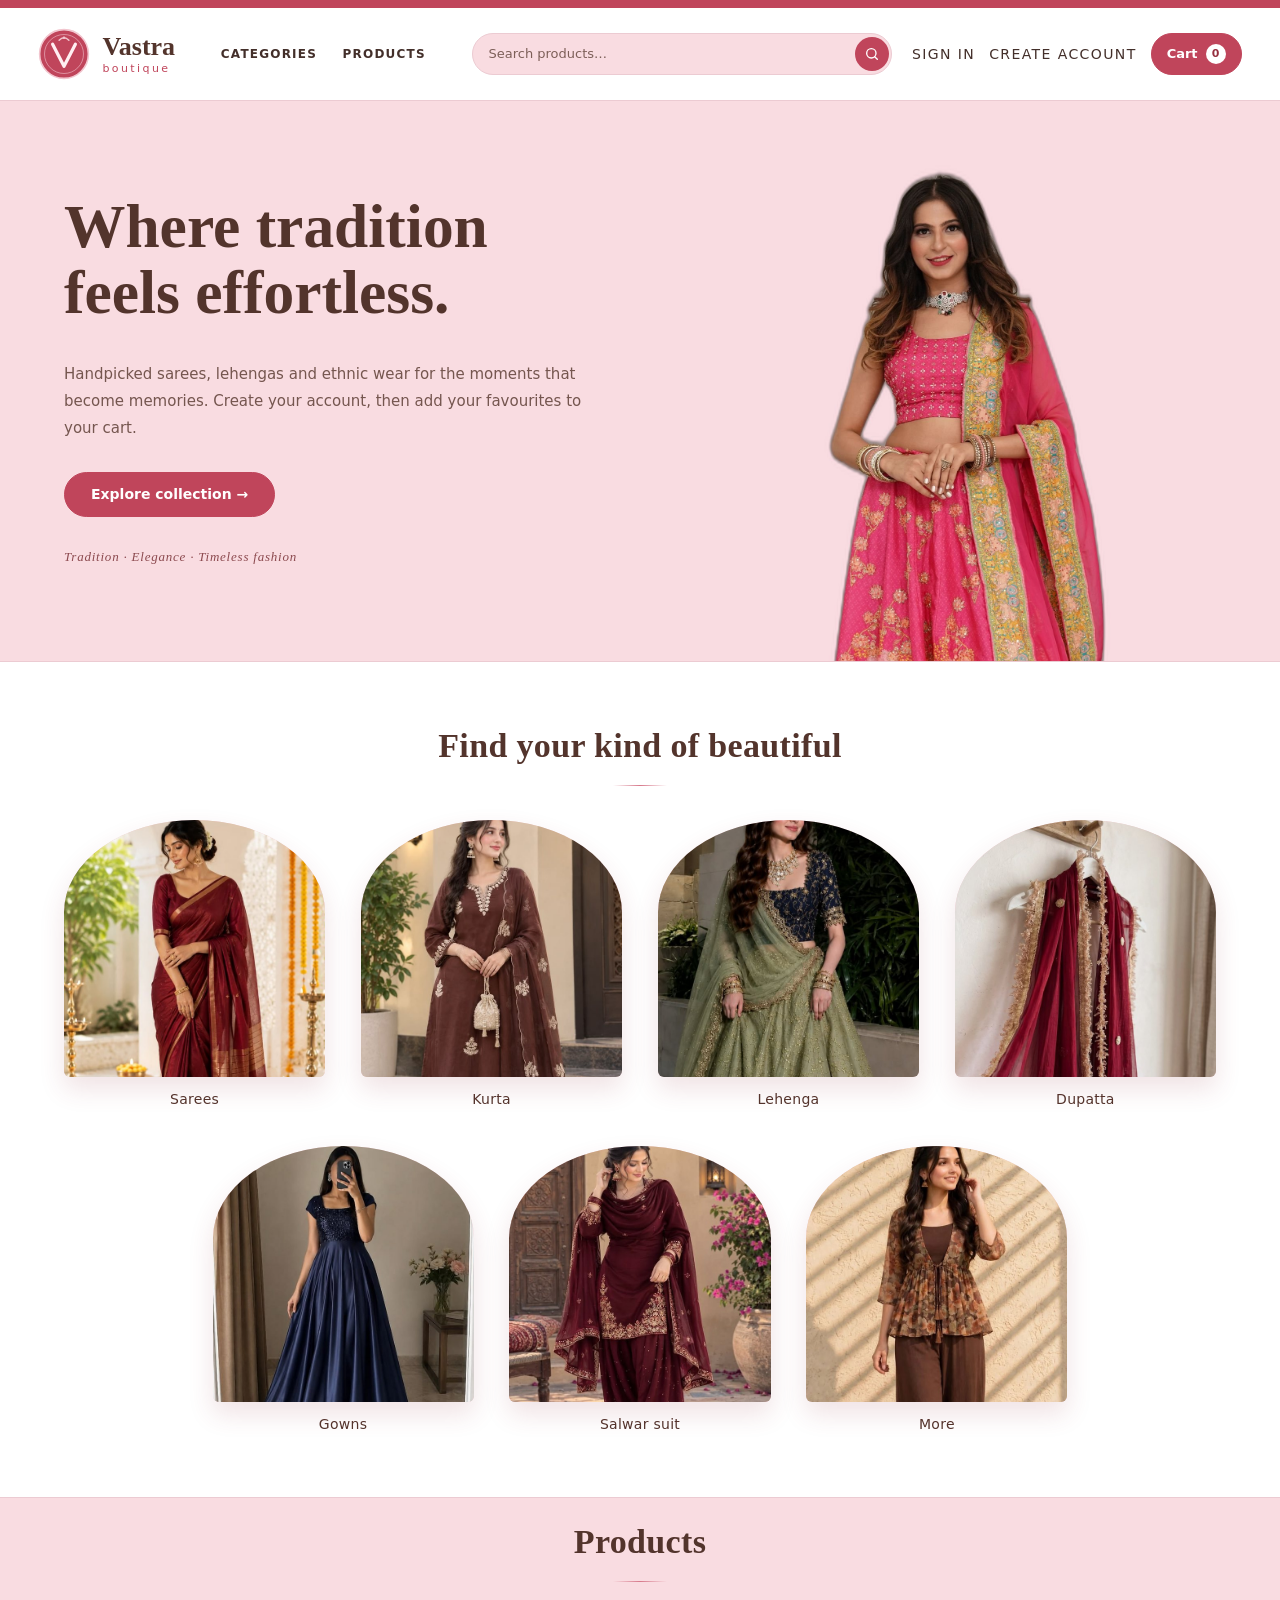
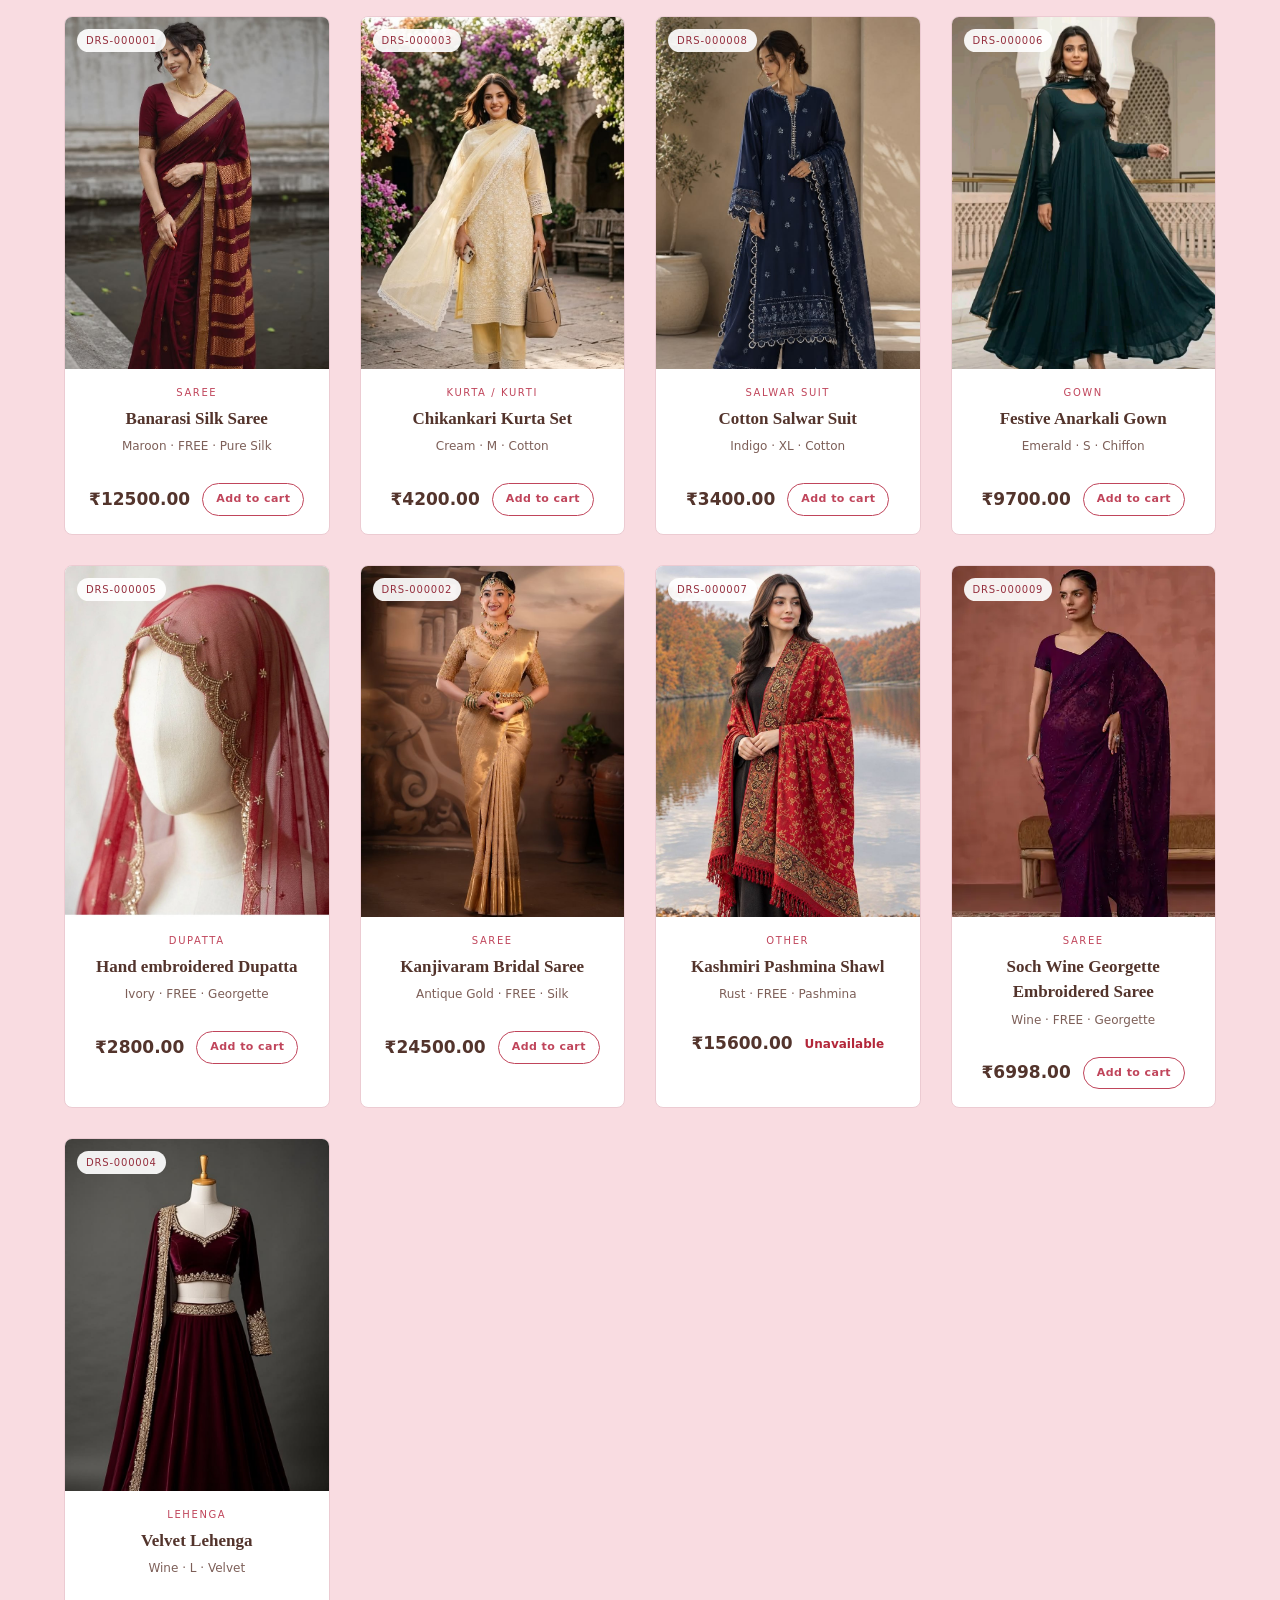
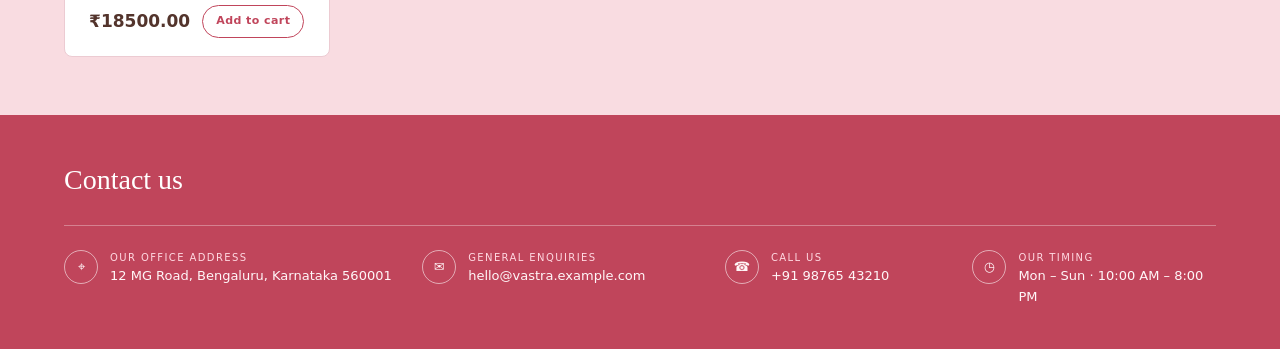
<file: index.html>
<!DOCTYPE html>
<html lang="en">
<head>
  <meta charset="utf-8">
  <meta name="viewport" content="width=device-width, initial-scale=1">
  <title>Vastra · Traditional Elegance</title>
  <meta name="description" content="Vastra — a boutique collection of sarees, lehengas, kurtas and timeless ethnic wear.">
  <link rel="icon" type="image/svg+xml" href="docs/assets/boutique/img/favicon.svg">
  <link rel="stylesheet" href="docs/assets/boutique/css/app.css?v=2">
  <link rel="stylesheet" href="docs/assets/boutique/css/storefront.css?v=7">
<link rel="stylesheet" href="docs/assets/static-preview.css?v=4">
</head>
<body class="storefront-page">
  <header class="store-header">
    <div class="store-header-main">
      <a class="store-brand" href="/">
        <img class="brand-logo" src="docs/assets/boutique/img/vastra-logo.svg" alt="" width="52" height="52">
        <span class="brand-words"><strong>Vastra</strong><small>boutique</small></span>
      </a>

      <nav class="store-nav" aria-label="Main navigation">
        <a href="/#categories">Categories</a>
        <a href="/#products">Products</a>
      </nav>

      <div class="store-search">
        <form class="store-search-form" data-static-search method="get" action="/#products" role="search">
          
          <label class="sr-only" for="store-search">Search the collection</label>
          <input id="store-search" type="search" name="q" value=""
                 placeholder="Search products…" autocomplete="off">
          <button type="submit" class="store-search-submit" aria-label="Search">
            <svg width="16" height="16" viewBox="0 0 24 24" fill="none" stroke="currentColor"
                 stroke-width="2" stroke-linecap="round" aria-hidden="true">
              <circle cx="11" cy="11" r="7"></circle>
              <path d="m20 20-4-4"></path>
            </svg>
          </button>
        </form>
          <a class="store-search-clear" href="#products" data-clear-search hidden>Clear</a>
        
      </div>

      <div class="store-actions">
          <button type="button" class="store-link link-button" data-header-login data-open-login>Sign in</button>
          <button type="button" class="store-link link-button" data-header-signup data-open-signup>Create account</button>
          <span class="account-chip" data-account-chip hidden></span>
          <button type="button" class="store-link link-button" data-logout hidden>Sign out</button>
          <button type="button" class="cart-button" data-open-cart>
          Cart <span class="cart-count" data-cart-count>0</span>
        </button>
      </div>
    </div>
  </header>

  

  <main>
    <section class="store-hero">
      <div class="store-hero-copy">
        <h1>Where tradition<br>feels effortless.</h1>
        <p class="store-hero-lead">
          Handpicked sarees, lehengas and ethnic wear for the moments that
          become memories. Create your account, then add your favourites to your cart.
        </p>
        <div class="store-hero-actions">
          <a class="store-btn primary" href="#products">Explore collection →</a>
        </div>
        <p class="hero-tagline">Tradition · Elegance · Timeless fashion</p>
      </div>
      <div class="store-hero-media">
        <img src="docs/assets/boutique/img/hero-model.jpg"
             alt="Model wearing a handpicked ethnic ensemble from Vastra"
             width="1600" height="2400">
      </div>
    </section>

    <section class="category-section" id="categories">
      <div class="category-inner">
        <div class="section-intro">
          <div><h2>Find your kind of beautiful</h2></div>
        </div>
        <div class="category-arches">
          
            <a class="category-arch "
               href="#products" data-category="SAREE">
              <span class="category-thumb">
                <img src="docs/assets/boutique/img/categories/saree.jpg" alt="Sarees"
                     width="640" height="800" loading="lazy">
              </span>
              <strong>Sarees</strong>
            </a>
          
            <a class="category-arch "
               href="#products" data-category="KURTA">
              <span class="category-thumb">
                <img src="docs/assets/boutique/img/categories/kurta.jpg" alt="Kurta"
                     width="640" height="800" loading="lazy">
              </span>
              <strong>Kurta</strong>
            </a>
          
            <a class="category-arch "
               href="#products" data-category="LEHENGA">
              <span class="category-thumb">
                <img src="docs/assets/boutique/img/categories/lehenga.jpg" alt="Lehenga"
                     width="640" height="800" loading="lazy">
              </span>
              <strong>Lehenga</strong>
            </a>
          
            <a class="category-arch "
               href="#products" data-category="DUPATTA">
              <span class="category-thumb">
                <img src="docs/assets/boutique/img/categories/dupatta.jpg" alt="Dupatta"
                     width="640" height="800" loading="lazy">
              </span>
              <strong>Dupatta</strong>
            </a>
          
            <a class="category-arch "
               href="#products" data-category="GOWN">
              <span class="category-thumb">
                <img src="docs/assets/boutique/img/categories/gown.jpg" alt="Gowns"
                     width="640" height="800" loading="lazy">
              </span>
              <strong>Gowns</strong>
            </a>
          
            <a class="category-arch "
               href="#products" data-category="SALWAR_SUIT">
              <span class="category-thumb">
                <img src="docs/assets/boutique/img/categories/salwar-suit.jpg" alt="Salwar suit"
                     width="640" height="800" loading="lazy">
              </span>
              <strong>Salwar suit</strong>
            </a>
          
            <a class="category-arch "
               href="#products" data-category="OTHER">
              <span class="category-thumb">
                <img src="docs/assets/boutique/img/categories/more.jpg" alt="More"
                     width="640" height="800" loading="lazy">
              </span>
              <strong>More</strong>
            </a>
          
        </div>
      </div>
    </section>

    <section class="product-section" id="products">
      <div class="section-intro">
        <div>
          <h2>
            
              Products
            
          </h2>
        </div>
      </div>

      
        <div class="product-grid" id="static-product-results">

          
        </div>
      
    </section>
  </main>

  <footer class="store-footer" id="contact">
    <div class="footer-inner">
      <h2 class="footer-heading">Contact us</h2>
      <div class="footer-contact">
        <div class="footer-item">
          <span class="footer-icon">⌖</span>
          <div>
            <small>Our office address</small>
            <span>12 MG Road, Bengaluru, Karnataka 560001</span>
          </div>
        </div>
        <div class="footer-item">
          <span class="footer-icon">✉</span>
          <div>
            <small>General enquiries</small>
            <a href="mailto:hello@vastra.example.com">hello@vastra.example.com</a>
          </div>
        </div>
        <div class="footer-item">
          <span class="footer-icon">☎</span>
          <div>
            <small>Call us</small>
            <a href="tel:91-98765-43210">+91 98765 43210</a>
          </div>
        </div>
        <div class="footer-item">
          <span class="footer-icon">◷</span>
          <div>
            <small>Our timing</small>
            <span>Mon – Sun · 10:00 AM – 8:00 PM</span>
          </div>
        </div>
      </div>
    </div>
  </footer>

  <div class="drawer-scrim" id="cart-scrim" hidden></div>
  <aside class="cart-drawer" id="cart-drawer" aria-label="Shopping cart" hidden>
    <div class="cart-head">
      <h2>Your cart</h2>
      <button type="button" class="modal-close" data-close-cart aria-label="Close">×</button>
    </div>
    <div class="cart-body" data-cart-body></div>
    <div class="cart-foot">
      <div class="cart-total"><span>Total</span><strong data-cart-total>₹0.00</strong></div>
      <p class="cart-hint">Your cart is saved to your account. The boutique will confirm stock when you get in touch.</p>
      <button type="button" class="store-btn primary full" data-cart-cta data-open-login>Sign in to add items</button>
    </div>
  </aside>

  <script src="docs/assets/boutique/js/storefront.js?v=2"></script>
<script id="vastra-static-data" type="application/json">{"products": [{"code": "DRS-000001", "name": "Banarasi Silk Saree", "category": "SAREE", "categoryLabel": "Saree", "size": "FREE", "color": "Maroon", "fabric": "Pure Silk", "price": "12500.00", "stock": 6, "description": "Handpicked banarasi silk saree from the Vastra collection.", "available": true, "image": "docs/assets/product-images/dresses/2026/11/banarasi-silk-saree.jpg"}, {"code": "DRS-000003", "name": "Chikankari Kurta Set", "category": "KURTA", "categoryLabel": "Kurta / Kurti", "size": "M", "color": "Cream", "fabric": "Cotton", "price": "4200.00", "stock": 2, "description": "Handpicked chikankari kurta set from the Vastra collection.", "available": true, "image": "docs/assets/product-images/dresses/2026/11/chikankari-kurta-set.jpg"}, {"code": "DRS-000008", "name": "Cotton Salwar Suit", "category": "SALWAR_SUIT", "categoryLabel": "Salwar Suit", "size": "XL", "color": "Indigo", "fabric": "Cotton", "price": "3400.00", "stock": 7, "description": "Handpicked cotton salwar suit from the Vastra collection.", "available": true, "image": "docs/assets/product-images/dresses/2026/11/cotton-salwar-suit.jpg"}, {"code": "DRS-000006", "name": "Festive Anarkali Gown", "category": "GOWN", "categoryLabel": "Gown", "size": "S", "color": "Emerald", "fabric": "Chiffon", "price": "9700.00", "stock": 2, "description": "Handpicked festive anarkali gown from the Vastra collection.", "available": true, "image": "docs/assets/product-images/dresses/2026/11/festive-anarkali-gown.jpg"}, {"code": "DRS-000005", "name": "Hand embroidered Dupatta", "category": "DUPATTA", "categoryLabel": "Dupatta", "size": "FREE", "color": "Ivory", "fabric": "Georgette", "price": "2800.00", "stock": 3, "description": "Handpicked hand embroidered dupatta from the Vastra collection.", "available": true, "image": "docs/assets/product-images/dresses/2026/11/hand-embroidered-dupatta.jpg"}, {"code": "DRS-000002", "name": "Kanjivaram Bridal Saree", "category": "SAREE", "categoryLabel": "Saree", "size": "FREE", "color": "Antique Gold", "fabric": "Silk", "price": "24500.00", "stock": 3, "description": "Handpicked kanjivaram bridal saree from the Vastra collection.", "available": true, "image": "docs/assets/product-images/dresses/2026/11/kanjivaram-bridal-saree.jpg"}, {"code": "DRS-000007", "name": "Kashmiri Pashmina Shawl", "category": "OTHER", "categoryLabel": "Other", "size": "FREE", "color": "Rust", "fabric": "Pashmina", "price": "15600.00", "stock": 0, "description": "Handpicked kashmiri pashmina shawl from the Vastra collection.", "available": false, "image": "docs/assets/product-images/dresses/2026/11/kashmiri-pashmina-shawl.jpg"}, {"code": "DRS-000009", "name": "Soch Wine Georgette Embroidered Saree", "category": "SAREE", "categoryLabel": "Saree", "size": "FREE", "color": "Wine", "fabric": "Georgette", "price": "6998.00", "stock": 2, "description": "Flowing evening-wear georgette saree detailed with intricate embroidery and stone embellishments.", "available": true, "image": "docs/assets/product-images/dresses/2026/11/saree5.webp"}, {"code": "DRS-000004", "name": "Velvet Lehenga", "category": "LEHENGA", "categoryLabel": "Lehenga", "size": "L", "color": "Wine", "fabric": "Velvet", "price": "18500.00", "stock": 7, "description": "Handpicked velvet lehenga from the Vastra collection.", "available": true, "image": "docs/assets/product-images/dresses/2026/11/velvet-lehenga.jpg"}], "categories": [{"value": "SAREE", "label": "Sarees"}, {"value": "KURTA", "label": "Kurta"}, {"value": "LEHENGA", "label": "Lehenga"}, {"value": "DUPATTA", "label": "Dupatta"}, {"value": "GOWN", "label": "Gowns"}, {"value": "SALWAR_SUIT", "label": "Salwar suit"}, {"value": "OTHER", "label": "More"}]}</script>

<div class="va-modal" id="login-modal" hidden>
  <div class="va-modal-backdrop" data-close-modal></div>
  <div class="va-modal-dialog" role="dialog" aria-modal="true" aria-labelledby="login-title">
    <button type="button" class="modal-close" data-close-modal aria-label="Close">×</button>
    <h2 id="login-title">Sign in</h2>
    <p class="va-modal-sub">Welcome back to Vastra.</p>
    <form id="login-form" novalidate>
      <label>Username<input type="text" name="username" autocomplete="username" required></label>
      <label>Password<input type="password" name="password" autocomplete="current-password" required></label>
      <p class="va-error" data-error hidden></p>
      <button type="submit" class="store-btn primary full">Sign in</button>
    </form>
    <p class="va-switch">New here? <button type="button" data-open-signup>Create account</button></p>
  </div>
</div>

<div class="va-modal" id="signup-modal" hidden>
  <div class="va-modal-backdrop" data-close-modal></div>
  <div class="va-modal-dialog" role="dialog" aria-modal="true" aria-labelledby="signup-title">
    <button type="button" class="modal-close" data-close-modal aria-label="Close">×</button>
    <h2 id="signup-title">Create account</h2>
    <p class="va-modal-sub">A few details and you are ready to shop.</p>
    <form id="signup-form" novalidate>
      <label>Username<input type="text" name="username" autocomplete="username" required></label>
      <label>Phone number<input type="tel" name="phone" autocomplete="tel" required></label>
      <label>Address<textarea name="address" autocomplete="street-address" required></textarea></label>
      <label>Password<input type="password" name="password" autocomplete="new-password" required></label>
      <p class="va-error" data-error hidden></p>
      <button type="submit" class="store-btn primary full">Create account</button>
    </form>
    <p class="va-switch">Already have an account? <button type="button" data-open-login>Sign in</button></p>
  </div>
</div>

<div class="va-toast" id="va-toast" role="status" hidden></div>

<script src="docs/assets/static-preview.js?v=4"></script>
</body>
</html>
</file>
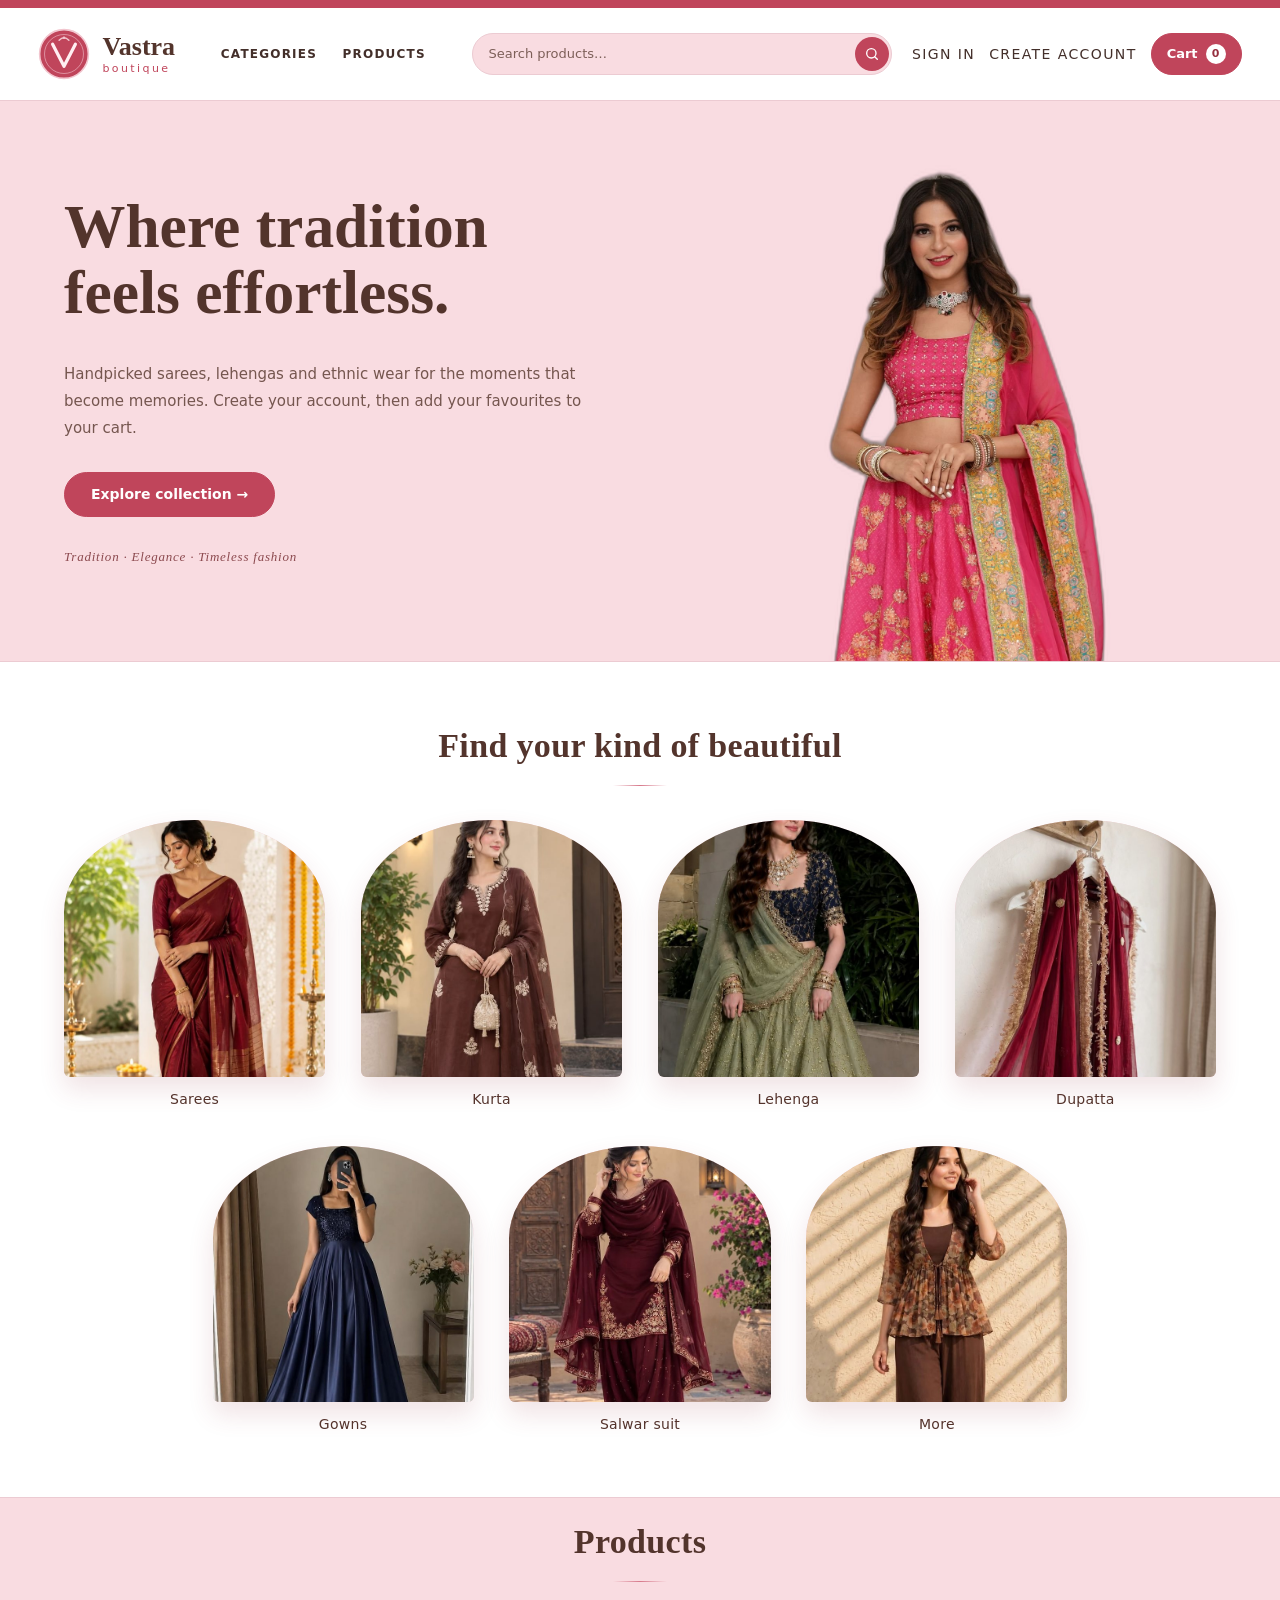
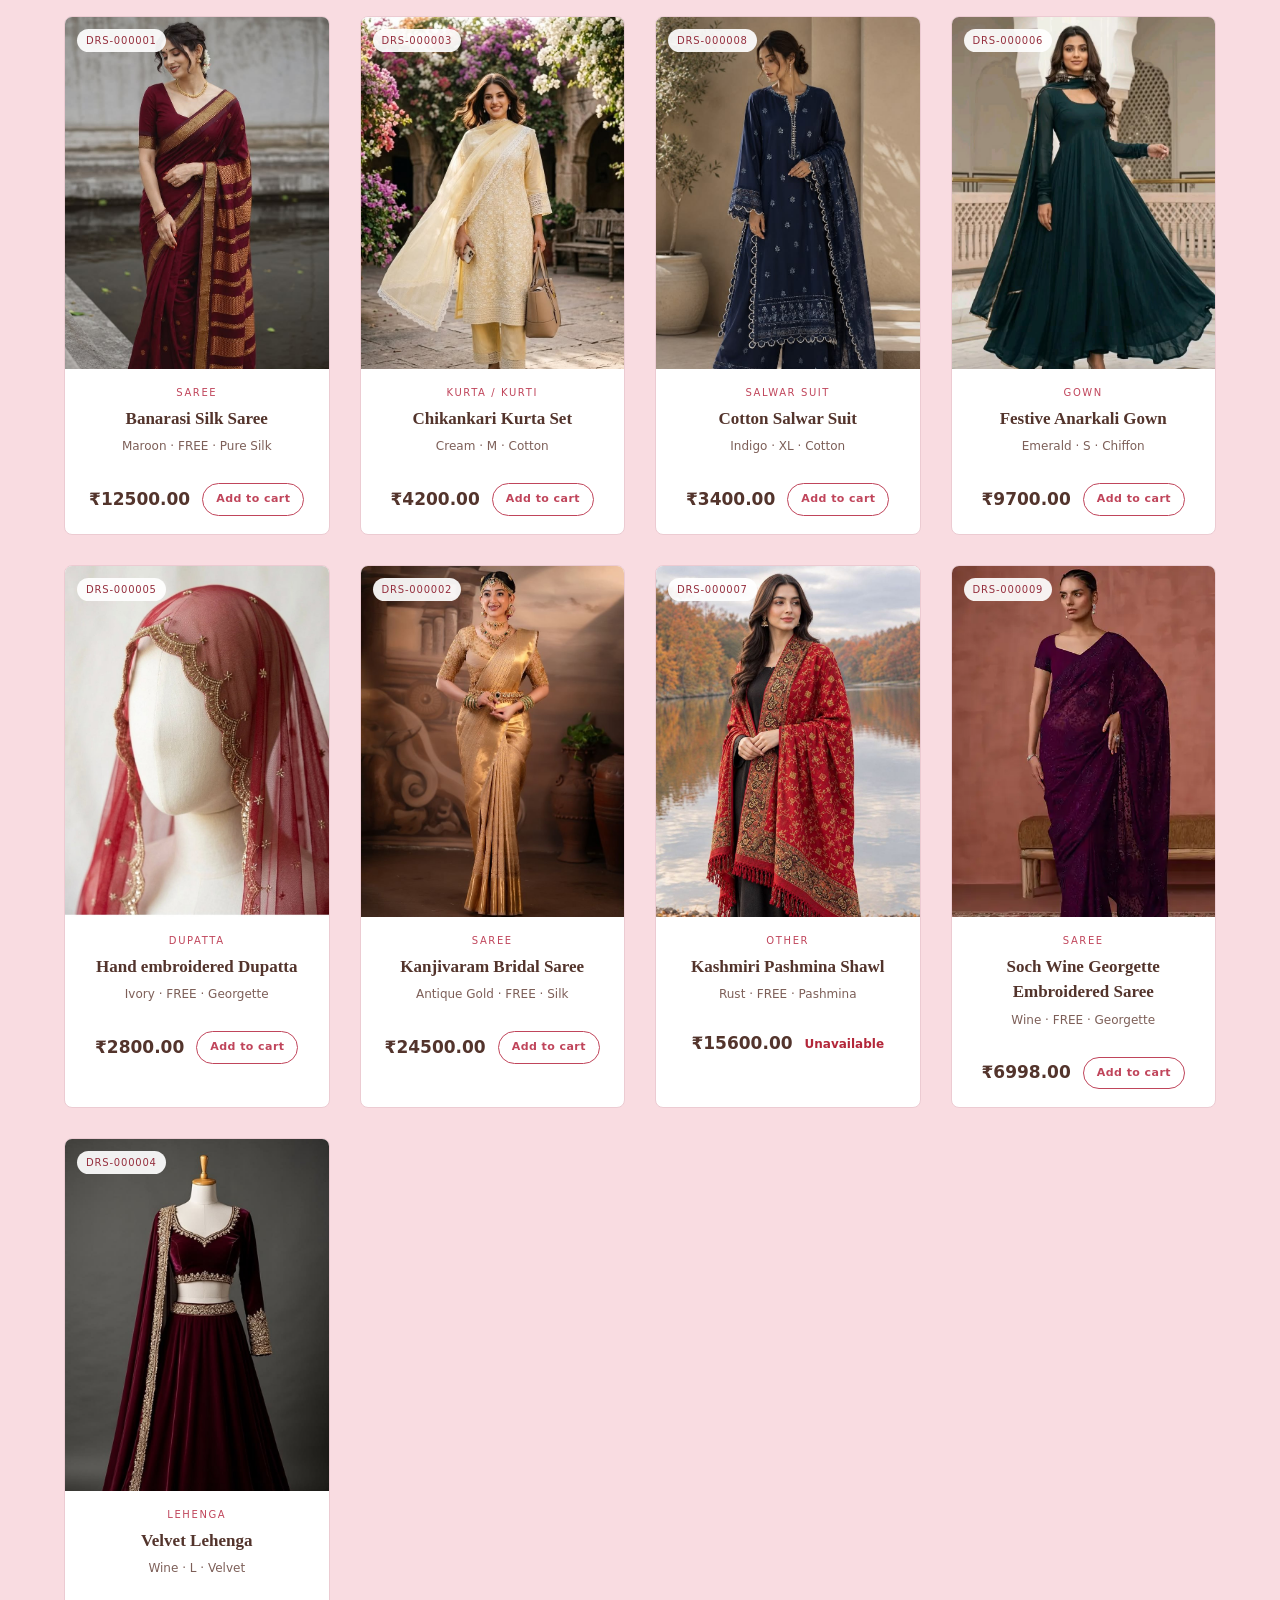
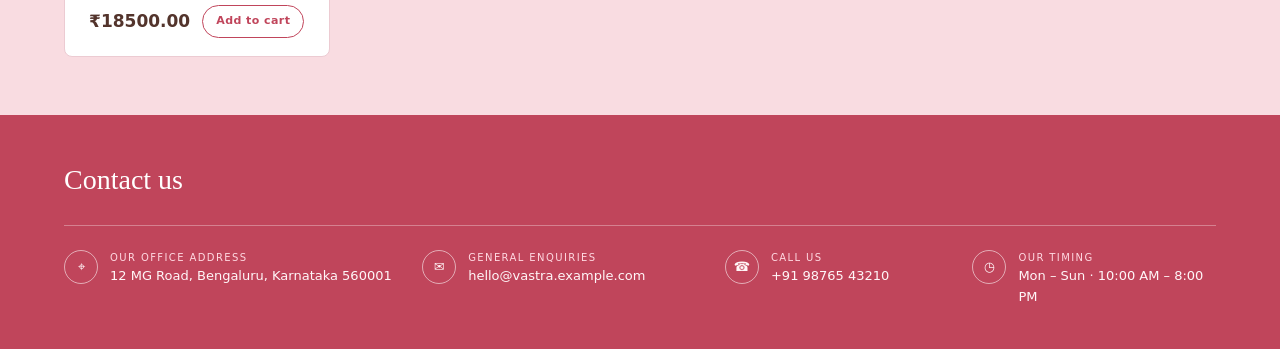
<file: docs/index.html>
<!DOCTYPE html>
<html lang="en">
<head>
  <meta charset="utf-8">
  <meta name="viewport" content="width=device-width, initial-scale=1">
  <title>Vastra · Traditional Elegance</title>
  <meta name="description" content="Vastra — a boutique collection of sarees, lehengas, kurtas and timeless ethnic wear.">
  <link rel="icon" type="image/svg+xml" href="assets/boutique/img/favicon.svg">
  <link rel="stylesheet" href="assets/boutique/css/app.css?v=2">
  <link rel="stylesheet" href="assets/boutique/css/storefront.css?v=7">
<link rel="stylesheet" href="assets/static-preview.css?v=4">
</head>
<body class="storefront-page">
  <header class="store-header">
    <div class="store-header-main">
      <a class="store-brand" href="/">
        <img class="brand-logo" src="assets/boutique/img/vastra-logo.svg" alt="" width="52" height="52">
        <span class="brand-words"><strong>Vastra</strong><small>boutique</small></span>
      </a>

      <nav class="store-nav" aria-label="Main navigation">
        <a href="/#categories">Categories</a>
        <a href="/#products">Products</a>
      </nav>

      <div class="store-search">
        <form class="store-search-form" data-static-search method="get" action="/#products" role="search">
          
          <label class="sr-only" for="store-search">Search the collection</label>
          <input id="store-search" type="search" name="q" value=""
                 placeholder="Search products…" autocomplete="off">
          <button type="submit" class="store-search-submit" aria-label="Search">
            <svg width="16" height="16" viewBox="0 0 24 24" fill="none" stroke="currentColor"
                 stroke-width="2" stroke-linecap="round" aria-hidden="true">
              <circle cx="11" cy="11" r="7"></circle>
              <path d="m20 20-4-4"></path>
            </svg>
          </button>
        </form>
          <a class="store-search-clear" href="#products" data-clear-search hidden>Clear</a>
        
      </div>

      <div class="store-actions">
          <button type="button" class="store-link link-button" data-header-login data-open-login>Sign in</button>
          <button type="button" class="store-link link-button" data-header-signup data-open-signup>Create account</button>
          <span class="account-chip" data-account-chip hidden></span>
          <button type="button" class="store-link link-button" data-logout hidden>Sign out</button>
          <button type="button" class="cart-button" data-open-cart>
          Cart <span class="cart-count" data-cart-count>0</span>
        </button>
      </div>
    </div>
  </header>

  

  <main>
    <section class="store-hero">
      <div class="store-hero-copy">
        <h1>Where tradition<br>feels effortless.</h1>
        <p class="store-hero-lead">
          Handpicked sarees, lehengas and ethnic wear for the moments that
          become memories. Create your account, then add your favourites to your cart.
        </p>
        <div class="store-hero-actions">
          <a class="store-btn primary" href="#products">Explore collection →</a>
        </div>
        <p class="hero-tagline">Tradition · Elegance · Timeless fashion</p>
      </div>
      <div class="store-hero-media">
        <img src="assets/boutique/img/hero-model.jpg"
             alt="Model wearing a handpicked ethnic ensemble from Vastra"
             width="1600" height="2400">
      </div>
    </section>

    <section class="category-section" id="categories">
      <div class="category-inner">
        <div class="section-intro">
          <div><h2>Find your kind of beautiful</h2></div>
        </div>
        <div class="category-arches">
          
            <a class="category-arch "
               href="#products" data-category="SAREE">
              <span class="category-thumb">
                <img src="assets/boutique/img/categories/saree.jpg" alt="Sarees"
                     width="640" height="800" loading="lazy">
              </span>
              <strong>Sarees</strong>
            </a>
          
            <a class="category-arch "
               href="#products" data-category="KURTA">
              <span class="category-thumb">
                <img src="assets/boutique/img/categories/kurta.jpg" alt="Kurta"
                     width="640" height="800" loading="lazy">
              </span>
              <strong>Kurta</strong>
            </a>
          
            <a class="category-arch "
               href="#products" data-category="LEHENGA">
              <span class="category-thumb">
                <img src="assets/boutique/img/categories/lehenga.jpg" alt="Lehenga"
                     width="640" height="800" loading="lazy">
              </span>
              <strong>Lehenga</strong>
            </a>
          
            <a class="category-arch "
               href="#products" data-category="DUPATTA">
              <span class="category-thumb">
                <img src="assets/boutique/img/categories/dupatta.jpg" alt="Dupatta"
                     width="640" height="800" loading="lazy">
              </span>
              <strong>Dupatta</strong>
            </a>
          
            <a class="category-arch "
               href="#products" data-category="GOWN">
              <span class="category-thumb">
                <img src="assets/boutique/img/categories/gown.jpg" alt="Gowns"
                     width="640" height="800" loading="lazy">
              </span>
              <strong>Gowns</strong>
            </a>
          
            <a class="category-arch "
               href="#products" data-category="SALWAR_SUIT">
              <span class="category-thumb">
                <img src="assets/boutique/img/categories/salwar-suit.jpg" alt="Salwar suit"
                     width="640" height="800" loading="lazy">
              </span>
              <strong>Salwar suit</strong>
            </a>
          
            <a class="category-arch "
               href="#products" data-category="OTHER">
              <span class="category-thumb">
                <img src="assets/boutique/img/categories/more.jpg" alt="More"
                     width="640" height="800" loading="lazy">
              </span>
              <strong>More</strong>
            </a>
          
        </div>
      </div>
    </section>

    <section class="product-section" id="products">
      <div class="section-intro">
        <div>
          <h2>
            
              Products
            
          </h2>
        </div>
      </div>

      
        <div class="product-grid" id="static-product-results">

          
        </div>
      
    </section>
  </main>

  <footer class="store-footer" id="contact">
    <div class="footer-inner">
      <h2 class="footer-heading">Contact us</h2>
      <div class="footer-contact">
        <div class="footer-item">
          <span class="footer-icon">⌖</span>
          <div>
            <small>Our office address</small>
            <span>12 MG Road, Bengaluru, Karnataka 560001</span>
          </div>
        </div>
        <div class="footer-item">
          <span class="footer-icon">✉</span>
          <div>
            <small>General enquiries</small>
            <a href="mailto:hello@vastra.example.com">hello@vastra.example.com</a>
          </div>
        </div>
        <div class="footer-item">
          <span class="footer-icon">☎</span>
          <div>
            <small>Call us</small>
            <a href="tel:91-98765-43210">+91 98765 43210</a>
          </div>
        </div>
        <div class="footer-item">
          <span class="footer-icon">◷</span>
          <div>
            <small>Our timing</small>
            <span>Mon – Sun · 10:00 AM – 8:00 PM</span>
          </div>
        </div>
      </div>
    </div>
  </footer>

  <div class="drawer-scrim" id="cart-scrim" hidden></div>
  <aside class="cart-drawer" id="cart-drawer" aria-label="Shopping cart" hidden>
    <div class="cart-head">
      <h2>Your cart</h2>
      <button type="button" class="modal-close" data-close-cart aria-label="Close">×</button>
    </div>
    <div class="cart-body" data-cart-body></div>
    <div class="cart-foot">
      <div class="cart-total"><span>Total</span><strong data-cart-total>₹0.00</strong></div>
      <p class="cart-hint">Your cart is saved to your account. The boutique will confirm stock when you get in touch.</p>
      <button type="button" class="store-btn primary full" data-cart-cta data-open-login>Sign in to add items</button>
    </div>
  </aside>

  <script src="assets/boutique/js/storefront.js?v=2"></script>
<script id="vastra-static-data" type="application/json">{"products": [{"code": "DRS-000001", "name": "Banarasi Silk Saree", "category": "SAREE", "categoryLabel": "Saree", "size": "FREE", "color": "Maroon", "fabric": "Pure Silk", "price": "12500.00", "stock": 6, "description": "Handpicked banarasi silk saree from the Vastra collection.", "available": true, "image": "assets/product-images/dresses/2026/11/banarasi-silk-saree.jpg"}, {"code": "DRS-000003", "name": "Chikankari Kurta Set", "category": "KURTA", "categoryLabel": "Kurta / Kurti", "size": "M", "color": "Cream", "fabric": "Cotton", "price": "4200.00", "stock": 2, "description": "Handpicked chikankari kurta set from the Vastra collection.", "available": true, "image": "assets/product-images/dresses/2026/11/chikankari-kurta-set.jpg"}, {"code": "DRS-000008", "name": "Cotton Salwar Suit", "category": "SALWAR_SUIT", "categoryLabel": "Salwar Suit", "size": "XL", "color": "Indigo", "fabric": "Cotton", "price": "3400.00", "stock": 7, "description": "Handpicked cotton salwar suit from the Vastra collection.", "available": true, "image": "assets/product-images/dresses/2026/11/cotton-salwar-suit.jpg"}, {"code": "DRS-000006", "name": "Festive Anarkali Gown", "category": "GOWN", "categoryLabel": "Gown", "size": "S", "color": "Emerald", "fabric": "Chiffon", "price": "9700.00", "stock": 2, "description": "Handpicked festive anarkali gown from the Vastra collection.", "available": true, "image": "assets/product-images/dresses/2026/11/festive-anarkali-gown.jpg"}, {"code": "DRS-000005", "name": "Hand embroidered Dupatta", "category": "DUPATTA", "categoryLabel": "Dupatta", "size": "FREE", "color": "Ivory", "fabric": "Georgette", "price": "2800.00", "stock": 3, "description": "Handpicked hand embroidered dupatta from the Vastra collection.", "available": true, "image": "assets/product-images/dresses/2026/11/hand-embroidered-dupatta.jpg"}, {"code": "DRS-000002", "name": "Kanjivaram Bridal Saree", "category": "SAREE", "categoryLabel": "Saree", "size": "FREE", "color": "Antique Gold", "fabric": "Silk", "price": "24500.00", "stock": 3, "description": "Handpicked kanjivaram bridal saree from the Vastra collection.", "available": true, "image": "assets/product-images/dresses/2026/11/kanjivaram-bridal-saree.jpg"}, {"code": "DRS-000007", "name": "Kashmiri Pashmina Shawl", "category": "OTHER", "categoryLabel": "Other", "size": "FREE", "color": "Rust", "fabric": "Pashmina", "price": "15600.00", "stock": 0, "description": "Handpicked kashmiri pashmina shawl from the Vastra collection.", "available": false, "image": "assets/product-images/dresses/2026/11/kashmiri-pashmina-shawl.jpg"}, {"code": "DRS-000009", "name": "Soch Wine Georgette Embroidered Saree", "category": "SAREE", "categoryLabel": "Saree", "size": "FREE", "color": "Wine", "fabric": "Georgette", "price": "6998.00", "stock": 2, "description": "Flowing evening-wear georgette saree detailed with intricate embroidery and stone embellishments.", "available": true, "image": "assets/product-images/dresses/2026/11/saree5.webp"}, {"code": "DRS-000004", "name": "Velvet Lehenga", "category": "LEHENGA", "categoryLabel": "Lehenga", "size": "L", "color": "Wine", "fabric": "Velvet", "price": "18500.00", "stock": 7, "description": "Handpicked velvet lehenga from the Vastra collection.", "available": true, "image": "assets/product-images/dresses/2026/11/velvet-lehenga.jpg"}], "categories": [{"value": "SAREE", "label": "Sarees"}, {"value": "KURTA", "label": "Kurta"}, {"value": "LEHENGA", "label": "Lehenga"}, {"value": "DUPATTA", "label": "Dupatta"}, {"value": "GOWN", "label": "Gowns"}, {"value": "SALWAR_SUIT", "label": "Salwar suit"}, {"value": "OTHER", "label": "More"}]}</script>

<div class="va-modal" id="login-modal" hidden>
  <div class="va-modal-backdrop" data-close-modal></div>
  <div class="va-modal-dialog" role="dialog" aria-modal="true" aria-labelledby="login-title">
    <button type="button" class="modal-close" data-close-modal aria-label="Close">×</button>
    <h2 id="login-title">Sign in</h2>
    <p class="va-modal-sub">Welcome back to Vastra.</p>
    <form id="login-form" novalidate>
      <label>Username<input type="text" name="username" autocomplete="username" required></label>
      <label>Password<input type="password" name="password" autocomplete="current-password" required></label>
      <p class="va-error" data-error hidden></p>
      <button type="submit" class="store-btn primary full">Sign in</button>
    </form>
    <p class="va-switch">New here? <button type="button" data-open-signup>Create account</button></p>
  </div>
</div>

<div class="va-modal" id="signup-modal" hidden>
  <div class="va-modal-backdrop" data-close-modal></div>
  <div class="va-modal-dialog" role="dialog" aria-modal="true" aria-labelledby="signup-title">
    <button type="button" class="modal-close" data-close-modal aria-label="Close">×</button>
    <h2 id="signup-title">Create account</h2>
    <p class="va-modal-sub">A few details and you are ready to shop.</p>
    <form id="signup-form" novalidate>
      <label>Username<input type="text" name="username" autocomplete="username" required></label>
      <label>Phone number<input type="tel" name="phone" autocomplete="tel" required></label>
      <label>Address<textarea name="address" autocomplete="street-address" required></textarea></label>
      <label>Password<input type="password" name="password" autocomplete="new-password" required></label>
      <p class="va-error" data-error hidden></p>
      <button type="submit" class="store-btn primary full">Create account</button>
    </form>
    <p class="va-switch">Already have an account? <button type="button" data-open-login>Sign in</button></p>
  </div>
</div>

<div class="va-toast" id="va-toast" role="status" hidden></div>

<script src="assets/static-preview.js?v=4"></script>
</body>
</html>
</file>
<file: docs/assets/boutique/css/app.css>
/* ==========================================================================
   Vastra — shared boutique theme
   Blush pink, ivory and crimson palette used by the storefront and auth pages.
   ========================================================================== */

:root {
  --maroon: #c0455b;
  --maroon-dark: #96303f;
  --maroon-soft: #d7798b;
  --gold: #b07a6e;
  --gold-light: #f0c9d0;
  --cream: #f9dce1;
  --cream-deep: #f6ced7;
  --paper: #ffffff;
  --ink: #432f2a;
  --muted: #7d5f58;
  --line: #eccbd2;
  --danger: #b32639;
  --success: #2f6b46;
  --warning: #a87416;
  --shadow: 0 10px 30px rgba(150, 48, 63, .08);
  --radius: 16px;
}

* { box-sizing: border-box; }

html, body { margin: 0; padding: 0; }

body {
  font-family: "Segoe UI", "Inter", system-ui, -apple-system, sans-serif;
  color: var(--ink);
  background: var(--cream);
  font-size: 14px;
  line-height: 1.5;
}

a { color: var(--maroon); text-decoration: none; }
a:hover { text-decoration: underline; }

h1, h2, h3, h4 {
  font-family: Georgia, "Times New Roman", serif;
  margin: 0;
  font-weight: 600;
}

small { font-size: 12px; }
.muted { color: var(--muted); margin: 2px 0 0; }
.required { color: var(--danger); }

/* Messages ---------------------------------------------------------------- */
.alert {
  display: flex;
  align-items: center;
  gap: 10px;
  padding: 12px 16px;
  border-radius: 12px;
  border: 1px solid transparent;
  font-weight: 500;
}
.alert-success { background: #eef7f0; border-color: #c8e2d1; color: var(--success); }
.alert-error { background: #fdeef0; border-color: #f2c8ce; color: var(--danger); }
.alert-info { background: var(--cream); border-color: var(--line); color: var(--maroon-dark); }

/* Forms ------------------------------------------------------------------- */
.form-group { display: flex; flex-direction: column; gap: 6px; min-width: 0; }
.form-group label { font-size: 12px; font-weight: 700; color: var(--maroon-dark); }
.stack-form { display: grid; gap: 20px; }

input[type="text"],
input[type="email"],
input[type="password"],
input[type="number"],
input[type="date"],
input[type="search"],
select,
textarea {
  width: 100%;
  padding: 10px 11px;
  border: 1px solid #e6c3ca;
  border-radius: 10px;
  background: #fff;
  color: var(--ink);
  font: inherit;
  outline: none;
  transition: border-color .15s ease, box-shadow .15s ease;
}
input:focus, select:focus, textarea:focus {
  border-color: var(--maroon);
  box-shadow: 0 0 0 3px rgba(192, 69, 91, .14);
}
textarea { resize: vertical; }
.field-error { color: var(--danger); font-size: 12px; font-weight: 600; }
.help-text { color: var(--muted); font-size: 12px; margin: 4px 0 0; }

/* Buttons ----------------------------------------------------------------- */
.btn {
  display: inline-flex;
  align-items: center;
  justify-content: center;
  gap: 6px;
  padding: 10px 18px;
  border-radius: 999px;
  border: 1px solid transparent;
  font: inherit;
  font-weight: 600;
  cursor: pointer;
  white-space: nowrap;
}
.btn:hover { text-decoration: none; filter: brightness(1.05); }
.btn-primary { background: var(--maroon); color: #fff; border-color: var(--maroon); }
.btn-block { width: 100%; }

/* Login and signup pages -------------------------------------------------- */
.login-page { background: var(--cream); }
.login-shell { display: grid; grid-template-columns: 1fr 1fr; min-height: 100vh; }
.login-hero {
  background:
    radial-gradient(circle at 26% 18%, #ffffff, transparent 58%),
    linear-gradient(155deg, #fbe3e7 0%, var(--cream) 55%, #f3c4ce 100%);
  color: var(--ink);
  display: flex;
  flex-direction: column;
  align-items: center;
  justify-content: center;
  text-align: center;
  padding: 48px;
  border-right: 1px solid var(--line);
}
.hero-ornament { color: var(--maroon); font-size: 24px; margin-bottom: 16px; }
.brand-logo {
  width: 44px;
  height: 44px;
  display: block;
  flex: 0 0 auto;
  border-radius: 50%;
}
.brand-logo-large { width: 76px; height: 76px; }
.login-hero h1 {
  font-size: 46px;
  letter-spacing: .05em;
  margin-top: 18px;
  color: var(--maroon-dark);
}
.hero-tagline {
  font-family: Georgia, serif;
  font-style: italic;
  font-size: 19px;
  color: var(--maroon);
  line-height: 1.6;
}
.hero-divider {
  width: 90px;
  height: 1px;
  background: var(--maroon-soft);
  margin: 28px 0;
  position: relative;
}
.hero-divider::after {
  content: "✦";
  position: absolute;
  top: -12px;
  left: 38px;
  background: var(--cream);
  padding: 0 8px;
  color: var(--maroon);
}
.hero-note { max-width: 330px; color: var(--muted); line-height: 1.8; }

.login-panel { display: grid; place-items: center; padding: 40px 24px; background: #fff; }
.login-card { width: 100%; max-width: 420px; }
.eyebrow {
  color: var(--maroon);
  font-size: 11px;
  letter-spacing: .18em;
  text-transform: uppercase;
  margin: 0 0 8px;
}
.login-card h2 { font-size: 29px; color: var(--maroon-dark); margin-bottom: 8px; }
.login-card .muted { margin-bottom: 24px; }
.login-card .stack-form { gap: 16px; margin-top: 20px; }
.login-card .alert { margin-bottom: 14px; }
.login-foot {
  text-align: center;
  color: var(--muted);
  font-size: 12px;
  margin-top: 24px;
  letter-spacing: .04em;
}
.auth-switch {
  margin: 22px 0 0;
  padding-top: 18px;
  border-top: 1px dashed var(--line);
  text-align: center;
  color: var(--muted);
  font-size: 13px;
}
.auth-switch a { font-weight: 700; }

/* Responsive -------------------------------------------------------------- */
@media (max-width: 820px) {
  .login-shell { grid-template-columns: 1fr; }
  .login-hero { display: none; }
  .login-panel { min-height: 100vh; }
}
</file>
<file: docs/assets/boutique/css/storefront.css>
/* ==========================================================================
   Vastra — public single-page storefront
   Blush pink, ivory and crimson palette with an editorial photo banner.
   ========================================================================== */

.storefront-page {
  --maroon: #c0455b;
  --maroon-dark: #96303f;
  --maroon-soft: #d7798b;
  --gold: #b07a6e;
  --gold-light: #f0c9d0;
  --cream: #f9dce1;
  --cream-deep: #f6ced7;
  --paper: #ffffff;
  --ink: #432f2a;
  --muted: #7d5f58;
  --line: #eccbd2;
  --danger: #b32639;
  --shadow: 0 10px 30px rgba(150, 48, 63, .08);

  background: var(--cream);
  color: var(--ink);
}
[hidden] { display: none !important; }

/* Header ----------------------------------------------------------------- */
.store-header {
  position: sticky;
  top: 0;
  z-index: 40;
  background: #fff;
  border-top: 8px solid var(--maroon);
  border-bottom: 1px solid var(--line);
  backdrop-filter: blur(10px);
}
.store-header-main {
  display: flex;
  align-items: center;
  gap: clamp(12px, 1.6vw, 24px);
  padding: 20px clamp(18px, 3vw, 44px);
}
.store-brand { display: flex; align-items: center; gap: 12px; text-decoration: none; flex: 0 0 auto; }
.brand-logo {
  width: 52px; height: 52px;
  display: block;
  flex: 0 0 auto;
  border-radius: 50%;
}
.brand-words { display: grid; line-height: 1.1; }
.brand-words strong { font-family: Georgia, serif; font-size: 26px; color: #53342c; }
.brand-words small {
  margin-top: 2px;
  color: var(--maroon);
  font-size: 11px;
  font-weight: 300;
  letter-spacing: .22em;
  text-transform: lowercase;
}
.store-nav {
  display: flex;
  justify-content: center;
  gap: clamp(16px, 2vw, 28px);
  margin: 0 auto;
}
.store-nav a, .store-link {
  color: var(--ink);
  font-size: 12px;
  font-weight: 600;
  letter-spacing: .1em;
  text-transform: uppercase;
  text-decoration: none;
}
.store-nav a:hover, .store-link:hover { color: var(--maroon); text-decoration: none; }
.store-actions { display: flex; align-items: center; gap: 14px; flex: 0 0 auto; }
.link-button { background: none; border: 0; padding: 0; cursor: pointer; font: inherit; }
.account-chip {
  max-width: 130px;
  overflow: hidden;
  text-overflow: ellipsis;
  white-space: nowrap;
  color: var(--maroon-dark);
  font-size: 12px;
  font-weight: 700;
}
.account-form { margin: 0; }
.cart-button {
  display: inline-flex; align-items: center; gap: 8px;
  padding: 10px 15px;
  border-radius: 999px;
  border: 1px solid var(--maroon);
  background: var(--maroon);
  color: #fff;
  font: inherit; font-weight: 600; font-size: 13px;
  cursor: pointer;
}
.cart-button:hover { background: var(--maroon-dark); border-color: var(--maroon-dark); }
.cart-count {
  min-width: 20px; height: 20px;
  display: inline-grid; place-items: center;
  border-radius: 50%;
  background: #fff;
  color: var(--maroon-dark);
  font-size: 11px;
}
/* Header search ---------------------------------------------------------- */
.store-search {
  display: flex;
  align-items: center;
  gap: 8px;
  flex: 1 1 260px;
  min-width: 160px;
  max-width: 420px;
}
.store-search-form {
  position: relative;
  display: flex;
  align-items: center;
  flex: 1 1 auto;
  min-width: 0;
}
.store-search-form input[type="search"] {
  width: 100%;
  padding: 10px 44px 10px 16px;
  border: 1px solid var(--line);
  border-radius: 999px;
  background: var(--cream);
  color: var(--ink);
  font-size: 13px;
}
.store-search-form input[type="search"]::placeholder { color: var(--muted); }
.store-search-submit {
  position: absolute;
  right: 3px;
  top: 50%;
  transform: translateY(-50%);
  width: 34px;
  height: 34px;
  display: grid;
  place-items: center;
  border: 0;
  border-radius: 50%;
  background: var(--maroon);
  color: #fff;
  cursor: pointer;
}
.store-search-submit:hover { background: var(--maroon-dark); }
.store-search-clear {
  flex: 0 0 auto;
  color: var(--maroon);
  font-size: 12px;
  font-weight: 600;
  text-decoration: underline;
  text-underline-offset: 3px;
}
.sr-only {
  position: absolute;
  width: 1px;
  height: 1px;
  padding: 0;
  margin: -1px;
  overflow: hidden;
  clip: rect(0, 0, 0, 0);
  white-space: nowrap;
  border: 0;
}

.store-messages { max-width: 720px; margin: 16px auto -8px; padding: 0 18px; }
.store-messages .alert { margin-bottom: 8px; }

/* Hero ------------------------------------------------------------------- */
.store-hero {
  position: relative;
  overflow: hidden;
  display: grid;
  grid-template-columns: minmax(0, 1.02fr) minmax(0, .98fr);
  align-items: stretch;
  min-height: 560px;
  background: var(--cream);
  border-bottom: 1px solid var(--line);
}
.store-hero-copy {
  position: relative;
  z-index: 2;
  display: flex;
  flex-direction: column;
  justify-content: center;
  max-width: 660px;
  padding: 68px clamp(24px, 5vw, 84px);
}
.store-hero h1 {
  font-size: clamp(40px, 4.8vw, 64px);
  line-height: 1.07;
  color: #53342c;
  margin-bottom: 20px;
}
.store-hero-lead {
  max-width: 520px;
  color: #75564f;
  font-size: 15px;
  line-height: 1.8;
  margin-bottom: 30px;
}
.store-hero-actions { display: flex; flex-wrap: wrap; gap: 12px; }
.store-btn {
  display: inline-flex; align-items: center; justify-content: center;
  min-height: 44px; padding: 11px 26px;
  border-radius: 999px; border: 1px solid transparent;
  font: inherit; font-weight: 600; text-decoration: none; cursor: pointer;
}
.store-btn:hover { text-decoration: none; filter: brightness(1.05); }
.store-btn.primary { background: var(--maroon); color: #fff; border-color: var(--maroon); }
.store-btn.full { width: 100%; }
.hero-tagline {
  margin: 30px 0 0;
  color: #8c4a4f;
  font-family: Georgia, serif;
  font-style: italic;
  font-size: 13px;
  letter-spacing: .06em;
}
.store-hero-media {
  position: relative;
  min-height: 560px;
  background: var(--cream);
}
.store-hero-media img {
  position: absolute;
  inset: 0;
  width: 100%;
  height: 100%;
  object-fit: cover;
  object-position: 50% 24%;
}

/* Sections --------------------------------------------------------------- */
.category-section {
  padding: 58px clamp(18px, 5vw, 72px) 62px;
  background: #fff;
  border-bottom: 1px solid var(--line);
}
.category-inner { max-width: 1180px; margin: 0 auto; }
.product-section {
  padding: 58px clamp(18px, 5vw, 72px);
  max-width: 1400px;
  margin: 0 auto;
}
.product-section { padding-top: 18px; }
.section-intro {
  display: flex; flex-direction: column; align-items: center; justify-content: center; gap: 8px;
  text-align: center;
  margin-bottom: 34px;
}
.section-intro h2 {
  font-size: clamp(26px, 3vw, 34px);
  color: #53342c;
  letter-spacing: .01em;
}
.section-intro h2::after {
  content: "";
  display: block;
  width: 54px; height: 1px;
  margin: 14px auto 0;
  background: linear-gradient(90deg, transparent, var(--maroon-soft), transparent);
}
.category-arches {
  --arch-gap: clamp(20px, 2.8vw, 38px);
  display: flex;
  flex-wrap: wrap;
  justify-content: center;
  gap: var(--arch-gap);
}
.category-arch {
  flex: 0 1 calc((100% - 3 * var(--arch-gap)) / 4);
  display: flex; flex-direction: column; align-items: center; gap: 12px;
  text-decoration: none;
  color: var(--ink);
}
.category-arch:hover, .category-arch.active { text-decoration: none; }
.category-thumb {
  position: relative;
  display: block;
  width: 100%;
  aspect-ratio: 295 / 290;
  overflow: hidden;
  background: var(--cream-deep);
  border-radius: 50% 50% 6px 6px / 36% 36% 6px 6px;
  box-shadow: 0 12px 26px rgba(150, 48, 63, .14);
  transition: transform .22s ease, box-shadow .22s ease;
}
.category-thumb img {
  width: 100%; height: 100%;
  display: block;
  object-fit: cover;
  object-position: 50% 16%;
  transition: transform .5s ease;
}
.category-arch:hover .category-thumb {
  transform: translateY(-4px);
  box-shadow: 0 18px 34px rgba(150, 48, 63, .2);
}
.category-arch:hover .category-thumb img { transform: scale(1.05); }
.category-arch.active .category-thumb {
  box-shadow:
    0 0 0 2px #fff,
    0 0 0 4px var(--maroon),
    0 16px 30px rgba(150, 48, 63, .2);
}
.category-arch strong {
  color: #53342c;
  font-size: 14px;
  font-weight: 500;
  letter-spacing: .02em;
  text-align: center;
  transition: color .18s ease;
}
.category-arch:hover strong, .category-arch.active strong { color: var(--maroon); }

/* Products --------------------------------------------------------------- */
.category-group + .category-group {
  margin-top: 46px;
  padding-top: 34px;
  border-top: 1px solid var(--line);
}
.category-group-heading {
  display: flex;
  align-items: baseline;
  gap: 12px;
  margin: 0 0 22px;
}
.category-group-heading h3 {
  font-family: Georgia, serif;
  font-size: clamp(20px, 2.4vw, 27px);
  color: var(--maroon);
}
.category-group-heading span {
  color: var(--muted);
  font-size: 12px;
  letter-spacing: .05em;
}
.product-grid {
  display: grid;
  grid-template-columns: repeat(auto-fill, minmax(210px, 1fr));
  gap: clamp(18px, 2.4vw, 30px);
}
.product-card {
  overflow: hidden;
  background: var(--paper);
  border: 1px solid var(--line);
  border-radius: 8px;
  box-shadow: none;
  transition: transform .18s ease, box-shadow .18s ease, border-color .18s ease;
}
.product-card:hover {
  transform: translateY(-4px);
  border-color: var(--maroon-soft);
  box-shadow: 0 16px 34px rgba(150, 48, 63, .13);
}
.product-image {
  position: relative;
  aspect-ratio: 3 / 4;
  height: auto;
  display: grid; place-items: center;
  background: linear-gradient(150deg, var(--cream-deep), var(--paper));
  overflow: hidden;
}
.product-image img { width: 100%; height: 100%; object-fit: cover; transition: transform .4s ease; }
.product-card:hover .product-image img { transform: scale(1.04); }
.product-monogram {
  font-family: Georgia, serif;
  font-size: 84px;
  color: var(--maroon);
  opacity: .22;
}
.product-code {
  position: absolute; top: 12px; left: 12px;
  padding: 4px 9px;
  border-radius: 999px;
  background: rgba(255, 255, 255, .92);
  color: var(--maroon-dark);
  font-size: 10px; letter-spacing: .08em;
}
.product-body { padding: 16px 16px 18px; text-align: center; }
.product-category { margin: 0 0 6px; color: var(--maroon); font-size: 10px; letter-spacing: .16em; text-transform: uppercase; }
.product-body h3 { font-size: 17px; color: #53342c; margin-bottom: 6px; }
.product-meta { color: var(--muted); font-size: 12px; min-height: 32px; margin: 0 0 14px; }
.product-footer { display: flex; align-items: center; justify-content: center; flex-wrap: wrap; gap: 12px; }
.product-price { color: #53342c; font-size: 17px; }
.add-cart-form { margin: 0; }
.add-cart {
  display: inline-block;
  padding: 7px 13px;
  border-radius: 999px;
  border: 1px solid var(--maroon);
  background: transparent;
  color: var(--maroon);
  font: inherit; font-size: 11px; font-weight: 600;
  letter-spacing: .04em;
  cursor: pointer;
  text-decoration: none;
  transition: background .18s ease, color .18s ease;
}
.add-cart:hover { background: var(--maroon); color: #fff; text-decoration: none; }
.unavailable { color: var(--danger); font-size: 12px; font-weight: 600; }
.empty-products { grid-column: 1 / -1; color: var(--muted); text-align: center; padding: 40px 0; }

/* Footer ----------------------------------------------------------------- */
.store-footer {
  padding: 44px clamp(18px, 5vw, 72px) 42px;
  background: var(--maroon);
  color: #ffeaf0;
}
.footer-inner { max-width: 1180px; margin: 0 auto; }
.footer-heading {
  margin: 0 0 24px;
  font-family: Georgia, serif;
  font-size: 28px;
  font-weight: 400;
  color: #fff;
}
.footer-contact {
  display: grid;
  grid-template-columns: 1.5fr 1.25fr 1fr 1.1fr;
  gap: 26px;
  padding-top: 24px;
  border-top: 1px solid rgba(255, 255, 255, .32);
}
.footer-item { display: flex; align-items: flex-start; gap: 12px; }
.footer-icon {
  flex: 0 0 auto;
  width: 34px; height: 34px;
  display: grid; place-items: center;
  border-radius: 50%;
  border: 1px solid rgba(255, 255, 255, .55);
  color: #ffd9e2;
}
.footer-contact small { display: block; color: #ffd9e2; font-size: 10px; letter-spacing: .14em; text-transform: uppercase; }
.footer-contact a, .footer-contact span { color: #fff6f8; font-size: 13px; line-height: 1.5; text-decoration: none; }
.footer-contact a:hover { color: #ffd9e2; }

/* Cart drawer ------------------------------------------------------------ */
.modal-close {
  position: absolute; top: 12px; right: 14px;
  border: 0; background: none; cursor: pointer;
  font-size: 24px; color: var(--muted);
}
.drawer-scrim { position: fixed; inset: 0; z-index: 55; background: rgba(83, 52, 44, .35); }
.cart-drawer {
  position: fixed; top: 0; right: 0; bottom: 0; z-index: 56;
  width: min(400px, 100%);
  display: flex; flex-direction: column;
  background: var(--paper);
  border-left: 1px solid var(--gold-light);
  box-shadow: -16px 0 40px rgba(83, 52, 44, .18);
}
.cart-head { display: flex; align-items: center; justify-content: space-between; padding: 22px; border-bottom: 1px solid var(--line); }
.cart-head h2 { font-size: 22px; color: #53342c; }
.cart-head .modal-close { position: static; }
.cart-body { flex: 1; overflow-y: auto; padding: 18px 22px; }
.cart-line { display: flex; align-items: center; gap: 10px; padding: 12px 0; border-bottom: 1px solid var(--line); }
.cart-line div { flex: 1; }
.cart-line form { margin: 0; }
.cart-line strong { display: block; color: #53342c; font-size: 13px; }
.cart-line small { color: var(--muted); font-size: 11px; }
.cart-line > span { font-size: 13px; font-weight: 600; }
.cart-remove { border: 0; background: none; color: var(--danger); font-size: 18px; cursor: pointer; }
.cart-empty { color: var(--muted); text-align: center; padding-top: 30px; }
.cart-foot { padding: 20px 22px; border-top: 1px solid var(--line); }
.cart-total { display: flex; justify-content: space-between; font-size: 16px; color: #53342c; }
.cart-hint { color: var(--muted); font-size: 11px; margin: 8px 0 16px; }

/* Responsive ------------------------------------------------------------- */
@media (max-width: 1000px) {
  .store-hero h1 { font-size: clamp(36px, 5vw, 52px); }
  .store-hero-copy { padding: 56px 34px; }
  .store-hero-media { min-height: 500px; }
  .category-section { padding-top: 48px; padding-bottom: 50px; }
  .category-arches { --arch-gap: 18px; }
  .footer-contact { grid-template-columns: repeat(2, minmax(0, 1fr)); }
}

@media (max-width: 900px) {
  .store-nav { display: none; }
  .store-header-main { gap: 12px 16px; }
  .store-actions { margin-left: auto; gap: 12px; }
  .store-hero {
    grid-template-columns: 1fr;
    min-height: 0;
  }
  .store-hero-copy { max-width: none; padding: 52px 28px 40px; }
  .store-hero-media { min-height: 440px; order: 2; }
}

@media (max-width: 620px) {
  .store-header-main { flex-wrap: wrap; padding: 10px 18px 12px; }
  .store-search { order: 3; flex: 1 1 100%; max-width: none; }
  .store-actions { margin-left: auto; gap: 12px; }
  .account-chip { max-width: 90px; }
  .store-hero-copy { padding: 42px 20px 32px; }
  .store-hero-lead { font-size: 14px; }
  .store-hero-media { min-height: 360px; }
  .category-section { padding: 38px 16px 42px; }
  .category-arches { --arch-gap: 16px; }
  .category-arch { flex-basis: calc((100% - 16px) / 2); gap: 9px; }
  .category-arch strong { font-size: 12px; }
  .section-intro { align-items: flex-start; flex-direction: column; text-align: left; }
  .section-intro h2::after { margin-left: 0; }
  .product-grid { grid-template-columns: repeat(auto-fill, minmax(160px, 1fr)); }
  .product-image { aspect-ratio: 3 / 4; height: auto; }
  .store-footer { padding: 36px 18px 34px; }
  .footer-contact { grid-template-columns: 1fr; gap: 18px; }
}

@media print {
  .store-header, .store-actions, .cart-drawer, .drawer-scrim { display: none !important; }
  .storefront-page { background: #fff; }
  .store-hero { min-height: 0; }
  .store-hero-media { display: none; }
  .category-thumb { box-shadow: none; }
}
</file>
<file: docs/assets/static-preview.css>
/* Vastra static preview — account dialogs and small interactive helpers. */

.va-modal[hidden],
.va-toast[hidden] {
  display: none !important;
}

.va-modal {
  position: fixed;
  inset: 0;
  z-index: 100;
  display: grid;
  place-items: center;
  padding: 20px;
}

.va-modal-backdrop {
  position: absolute;
  inset: 0;
  background: rgba(67, 47, 42, .55);
  backdrop-filter: blur(3px);
}

.va-modal-dialog {
  position: relative;
  width: min(430px, 100%);
  max-height: calc(100vh - 40px);
  overflow-y: auto;
  padding: 30px 28px 26px;
  background: #fff;
  border-top: 7px solid #c0455b;
  border-radius: 18px;
  box-shadow: 0 24px 60px rgba(67, 47, 42, .25);
}

.va-modal-dialog h2 {
  margin: 0 0 4px;
  color: #432f2a;
  font-size: 1.6rem;
}

.va-modal-sub {
  margin: 0 0 20px;
  color: #7d5f58;
  font-size: .92rem;
}

.va-modal form {
  display: grid;
  gap: 14px;
}

.va-modal label {
  display: grid;
  gap: 6px;
  color: #432f2a;
  font-size: .88rem;
  font-weight: 600;
}

.va-modal input,
.va-modal textarea {
  box-sizing: border-box;
  width: 100%;
  padding: 11px 12px;
  border: 1px solid #eccbd2;
  border-radius: 9px;
  background: #fff;
  color: #432f2a;
  font: inherit;
}

.va-modal input:focus,
.va-modal textarea:focus {
  border-color: #c0455b;
  outline: 2px solid #d7798b;
  outline-offset: 1px;
}

.va-modal textarea {
  min-height: 78px;
  resize: vertical;
}

.va-error {
  margin: 0;
  color: #b32639;
  font-size: .86rem;
}

.va-switch {
  margin: 18px 0 0;
  color: #7d5f58;
  font-size: .9rem;
  text-align: center;
}

.va-switch button {
  padding: 0;
  border: 0;
  background: none;
  color: #96303f;
  font: inherit;
  font-weight: 700;
  cursor: pointer;
}

.va-modal .modal-close {
  position: absolute;
  top: 12px;
  right: 14px;
  padding: 0;
  border: 0;
  background: none;
  color: #7d5f58;
  font-size: 1.6rem;
  line-height: 1;
  cursor: pointer;
}

.va-toast {
  position: fixed;
  left: 50%;
  bottom: 24px;
  z-index: 110;
  padding: 11px 20px;
  transform: translateX(-50%);
  border-radius: 999px;
  background: #432f2a;
  box-shadow: 0 10px 30px rgba(67, 47, 42, .25);
  color: #fff;
  font-size: .9rem;
}

[data-open-login],
[data-open-signup],
[data-logout] {
  cursor: pointer;
}

@media (max-width: 520px) {
  .va-modal-dialog {
    padding: 26px 20px 22px;
  }
}
</file>
